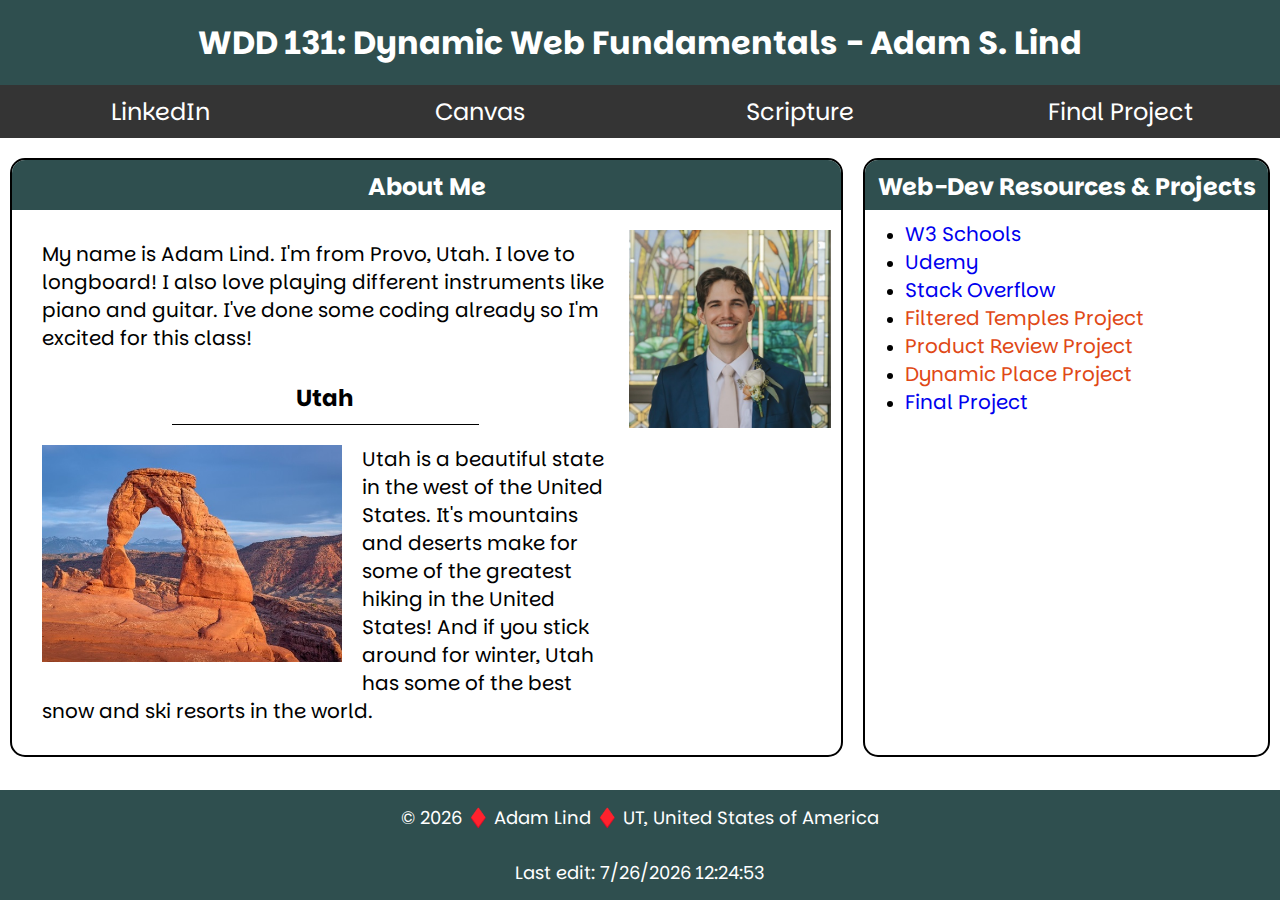
<file: index.html>
<!DOCTYPE html>
<html lang="en-US">
  <head>
    <meta charset="utf-8" />
    <meta name="viewport" content="width=device-width,initial-scale=1.0" />
    <title>WDD 131 - Dynamic Web Fundamentals - Adam Lind</title>
    <meta
      name="description"
      content="Homepage for Adam Lind in the WDD 131 - Dynamic Web Fundamentals class."
    />
    <meta name="author" content="Adam Lind" />

    <link rel="stylesheet" href="styles/base.css" />
    <link rel="preconnect" href="https://fonts.googleapis.com" />
    <link rel="preconnect" href="https://fonts.gstatic.com" crossorigin />
    <link
      href="https://fonts.googleapis.com/css2?family=Parkinsans:wght@325&display=swap"
      rel="stylesheet"
    />

    <script src="scripts/getdates.js" defer></script>
  </head>
  <body>
    <header>
      <div class="header">
        <h1>WDD 131: Dynamic Web Fundamentals - Adam S. Lind</h1>
      </div>
      <nav class="navbar">
        <a
          href="https://www.linkedin.com/in/adam-lind-489474236"
          target="_blank"
          rel="noreferrer"
          >LinkedIn</a
        >
        <a
          href="https://byupw.instructure.com/"
          target="_blank"
          rel="noreferrer"
          >Canvas</a
        >
        <a
          href="https://www.churchofjesuschrist.org/study/scriptures/bofm/1-ne/3?lang=eng&id=p7#p7"
          target="_blank"
          rel="noreferrer"
          >Scripture</a
        >
        <a
          href="/wdd131/W06-Project/index.html"
          target="_blank"
          rel="noreferrer"
          >Final Project</a
        >
      </nav>
    </header>
    <main class="main-wrapper">
      <section class="card">
        <h2>About Me</h2>
        <div class="left-content-wrapper">
          <div>
            <p>
              My name is Adam Lind. I'm from Provo, Utah. I love to longboard! I
              also love playing different instruments like piano and guitar.
              I've done some coding already so I'm excited for this class!
            </p>
            <h2>Utah</h2>
            <img
              src="images/delicate-arch-optimized.jpg"
              alt="Utah Landscape"
            />
            <p>
              Utah is a beautiful state in the west of the United States. It's
              mountains and deserts make for some of the greatest hiking in the
              United States! And if you stick around for winter, Utah has some
              of the best snow and ski resorts in the world.
            </p>
          </div>
          <div class="portrait-wrapper">
            <img src="images/profile.jpg" alt="Adam Lind" width="200" />
          </div>
        </div>
      </section>
      <section class="card">
        <h2>Web-Dev Resources & Projects</h2>
        <ul class="resource-links">
          <li>
            <a
              href="https://www.w3schools.com/"
              target="_blank"
              rel="noreferrer"
              >W3 Schools</a
            >
          </li>
          <li>
            <a href="https://www.udemy.com/" target="_blank" rel="noreferrer"
              >Udemy</a
            >
          </li>
          <li>
            <a
              href="https://stackoverflow.com/"
              target="_blank"
              rel="noreferrer"
              >Stack Overflow</a
            >
          </li>
          <li>
            <a
              class="project-link"
              href="filtered-temples.html"
              target="_blank"
              rel="noreferrer"
              >Filtered Temples Project</a
            >
          </li>
          <li>
            <a
              class="project-link"
              href="form.html"
              target="_blank"
              rel="noreferrer"
              >Product Review Project</a
            >
          </li>
          <li>
            <a
              class="project-link"
              href="place.html"
              target="_blank"
              rel="noreferrer"
              >Dynamic Place Project</a
            >
          </li>
          <li>
            <a
              href="/wdd131/W06-Project/index.html"
              target="_blank"
              rel="noreferrer"
              >Final Project</a
            >
          </li>
        </ul>
      </section>
    </main>
    <footer>
      <p>
        &copy; <span id="currentyear"></span> ♦️ Adam Lind ♦️ UT, United States
        of America
      </p>
      <p id="lastModified"></p>
    </footer>
  </body>
</html>
</file>
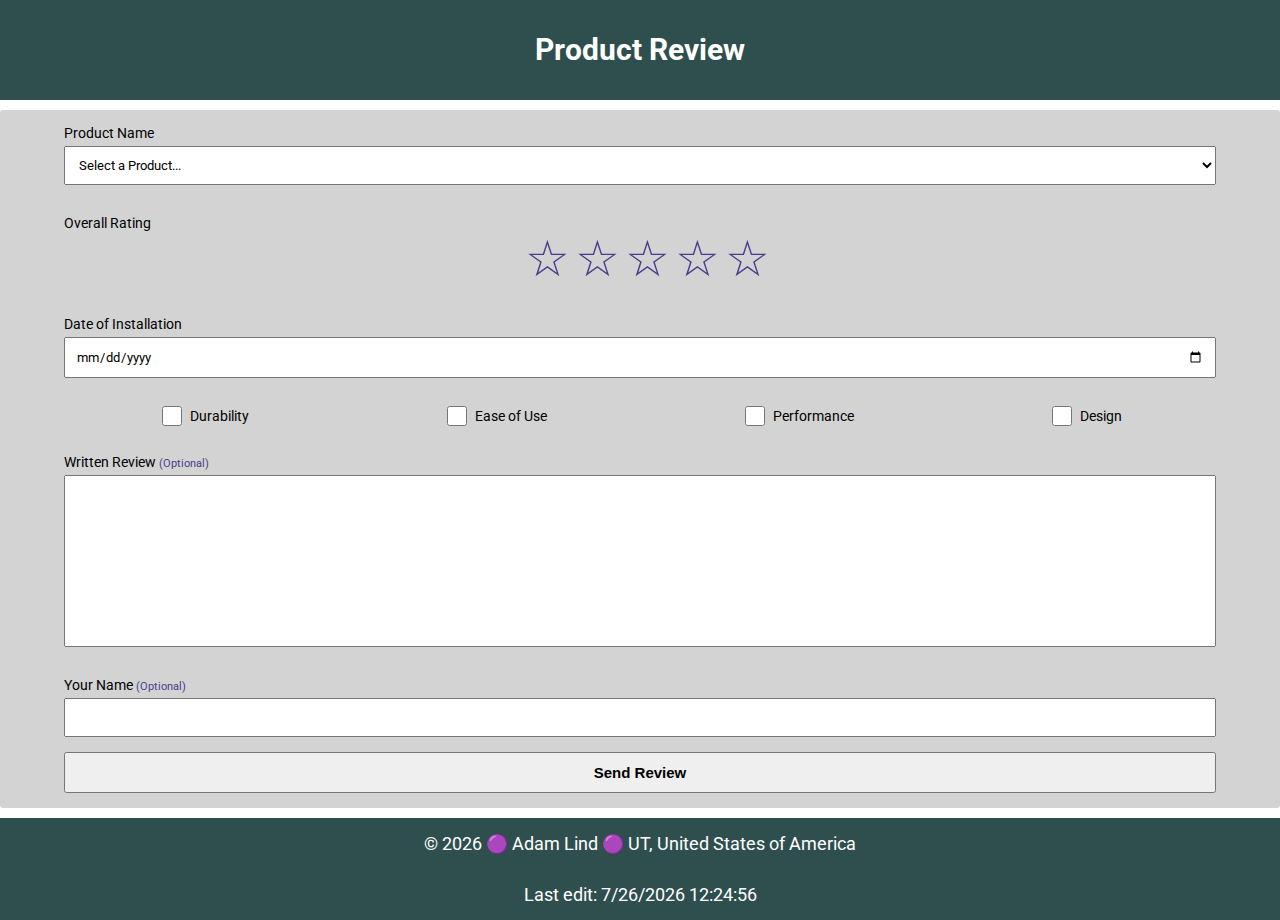
<file: form.html>
<!DOCTYPE html>
<html lang="en">
<head>
    <meta charset="UTF-8">
    <meta name="viewport" content="width=device-width, initial-scale=1.0">
    <title>Product Review</title>
    <meta name="description" content="Responsive product review form for the W05 Assignment: Product Review Form.">
    <meta name="author" content="Adam Lind">

    <link rel="stylesheet" href="styles/form.css">
    <link rel="preconnect" href="https://fonts.googleapis.com">
    <link rel="preconnect" href="https://fonts.gstatic.com" crossorigin>
    <link href="https://fonts.googleapis.com/css2?family=Roboto:wght@500&display=swap" rel="stylesheet">

    <script src="scripts/getdates.js" defer></script>
    <script src="scripts/form.js" defer></script>



</head>
<body>
    <header>
        <h1>Product Review</h1>
    </header>

    <form action="review.html" method="get">

        <div class="containers">
            <label for="select">Product Name</label>
            <select name="Select" id="select" class="bar-inputs" required>
                <option selected value="" disabled>Select a Product...</option>
            </select>
        </div>

        <div class="containers">
            <div>Overall Rating</div>
            <div class="star-rating">
                <input type="radio" name="stars" id="star-a" value="5" required>
                <label for="star-a"></label>
          
                <input type="radio" name="stars" id="star-b" value="4">
                <label for="star-b"></label>
            
                <input type="radio" name="stars" id="star-c" value="3">
                <label for="star-c"></label>
            
                <input type="radio" name="stars" id="star-d" value="2">
                <label for="star-d"></label>
            
                <input type="radio" name="stars" id="star-e" value="1">
                <label for="star-e"></label>
            </div>
        </div>

        <div class="containers">
            <label for="installed-date">Date of Installation</label>
            <input type="date" name="installed-date" id="installed-date"  class="bar-inputs" required>
        </div>

        <div class="checkbox-container">
            <label for="check-1">
                <input type="checkbox" name="useful-features" id="check-1" value="Durability">
                Durability
            </label>
            <label for="check-2">
                <input type="checkbox" name="useful-features" id="check-2" value="Ease of Use">
                Ease of Use
            </label>
            <label for="check-3">
                    <input type="checkbox" name="useful-features" id="check-3" value="Performance">
                    Performance
            </label>
            <label for="check-4">
                <input type="checkbox" name="useful-features" id="check-4" value="Design">
                Design
            </label>
        </div>

        <div class="containers">
            <label for="written-review">Written Review <span class="optional-text">(Optional)</span></label>
            <textarea name="written-review" id="written-review"></textarea>
        </div>
        
        <div class="containers">
            <label for="username">Your Name <span class="optional-text">(Optional)</span></label>
            <input type="text" name="username" id="username" class="bar-inputs">
        </div>


        <input type="submit" value="Send Review">
    </form>


    <footer>
        <p>&copy; <span id="currentyear"></span> 🟣 Adam Lind 🟣 UT, United States of America</p>
        <p id="lastModified"></p>
    </footer>
</body>
</html>
</file>
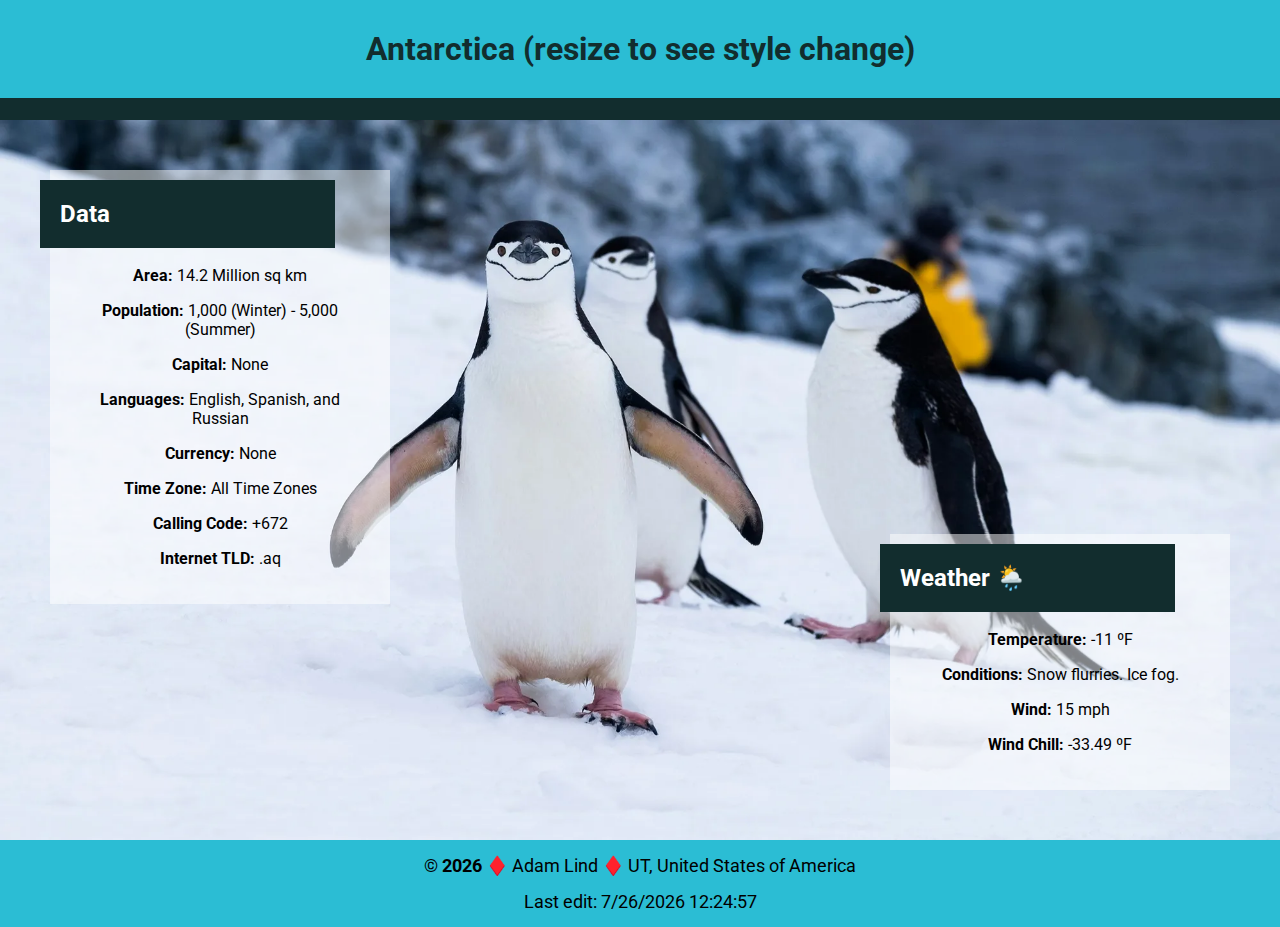
<file: place.html>
<!DOCTYPE html>
<html lang="en">
<head>
    <meta charset="UTF-8">
    <meta name="viewport" content="width=device-width, initial-scale=1.0">
    <title>W03 | Country Page - Antarctica</title>
    <meta name="description" content="Responsive website for the week03 Country Page assignment.">
    <meta name="author" content="Adam Lind">

    <link rel="preconnect" href="https://fonts.googleapis.com">
    <link rel="preconnect" href="https://fonts.gstatic.com" crossorigin>
    <link href="https://fonts.googleapis.com/css2?family=Roboto:wght@500&display=swap" rel="stylesheet">
    
    <script src="scripts/getdates.js" defer></script>
    <script src="scripts/windChill.js" defer></script>

    <link rel="stylesheet" href="styles/place.css">
    <link rel="stylesheet" href="styles/place-large.css">
</head>
<body>
    <header>
        <h1 class="title">Antarctica (resize to see style change)</h1>
    </header>
    <main>
        <picture class="main-img">
            <source srcset="images/penguin-hero.webp" media="(min-width: 600px)">
            <img src="images/penguin.webp" alt="Penguin Pic">
        </picture>
        <div class="tables data">
            <h2>Data</h2>
            <div>
                <p><span>Area: </span>14.2 Million sq km</p>
                <p><span>Population: </span>1,000 (Winter) - 5,000 (Summer)</p>
                <p><span>Capital: </span>None</p>
                <p><span>Languages: </span>English, Spanish, and Russian</p>
                <p><span>Currency: </span>None</p>
                <p><span>Time Zone: </span>All Time Zones</p>
                <p><span>Calling Code: </span>+672</p>
                <p><span>Internet TLD: </span>.aq</p>
            </div>
        </div>
        <div class="divider"></div>
        <div class="tables weather">
            <h2>Weather</h2>
            <img class="weather-icon" src="/images/weather-icon.svg" alt="Sunrise Icon">
            <div>
                <p><span>Temperature: </span>-11 ºF</p>
                <p><span>Conditions: </span>Snow flurries. Ice fog.</p>
                <p><span>Wind: </span>15 mph</p>
                <p><span>Wind Chill: </span><span id="wind-chill">N/A</span></p>
            </div>
        </div>
    </main>
    <footer>
        <p>&copy; <span id="currentyear"></span> ♦️ Adam Lind ♦️ UT, United States of America</p>
        <p id="lastModified"></p>
    </footer>
</body>
</html>
</file>
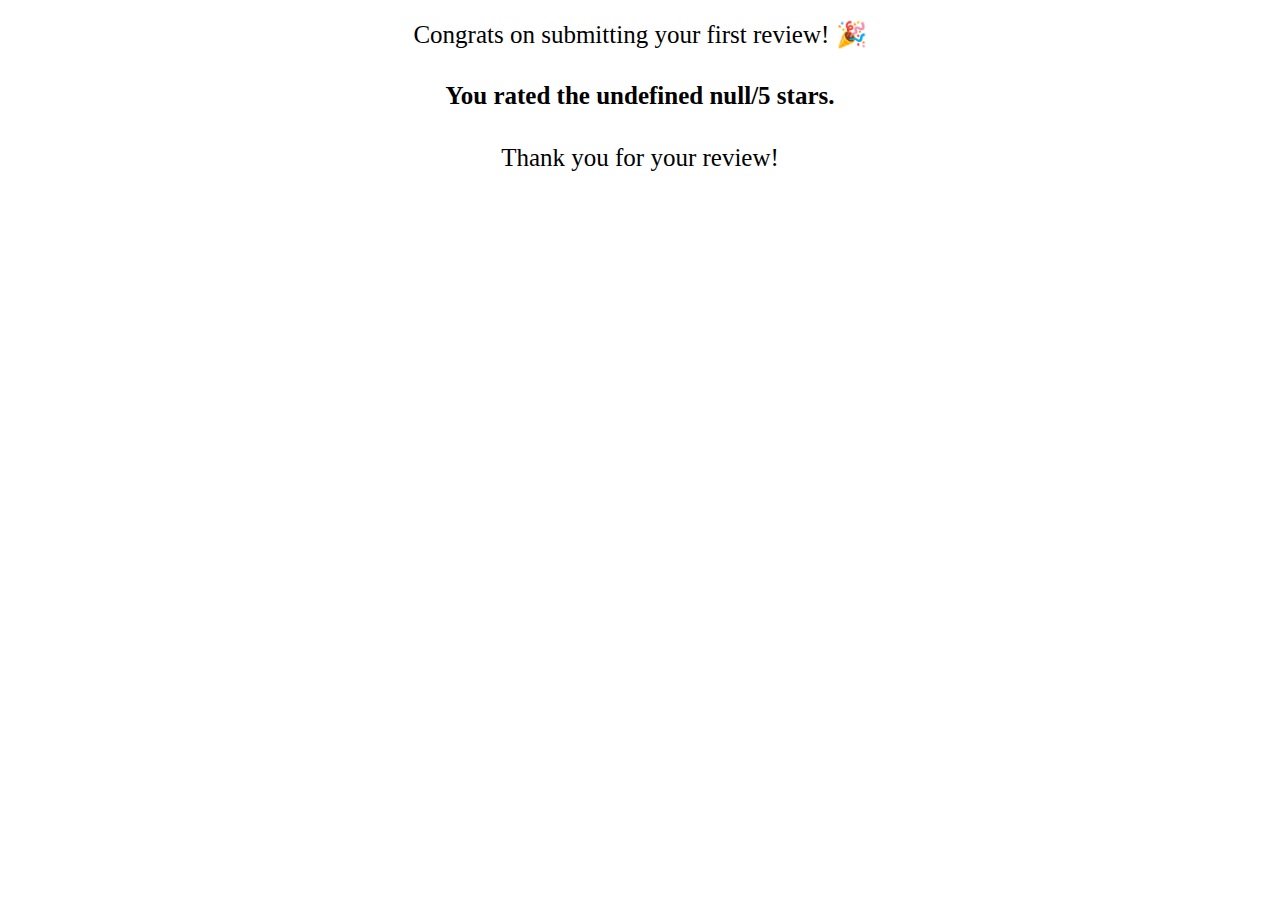
<file: review.html>
<!DOCTYPE html>
<html lang="en">
<head>
    <meta charset="UTF-8">
    <meta name="viewport" content="width=device-width, initial-scale=1.0">
    <title>Reviews Made</title>

    <style> 
        div {
            text-align: center; 
            margin: 20px; 
            font-size: 25px;
        }
    </style>

    <script src="scripts/review.js" defer></script>
    
</head>
<body style="margin: 0;">
    <div id="visit-counter"></div>
    <div id="rating"></div>
    <div id="response"></div>
</body>
</html>
</file>
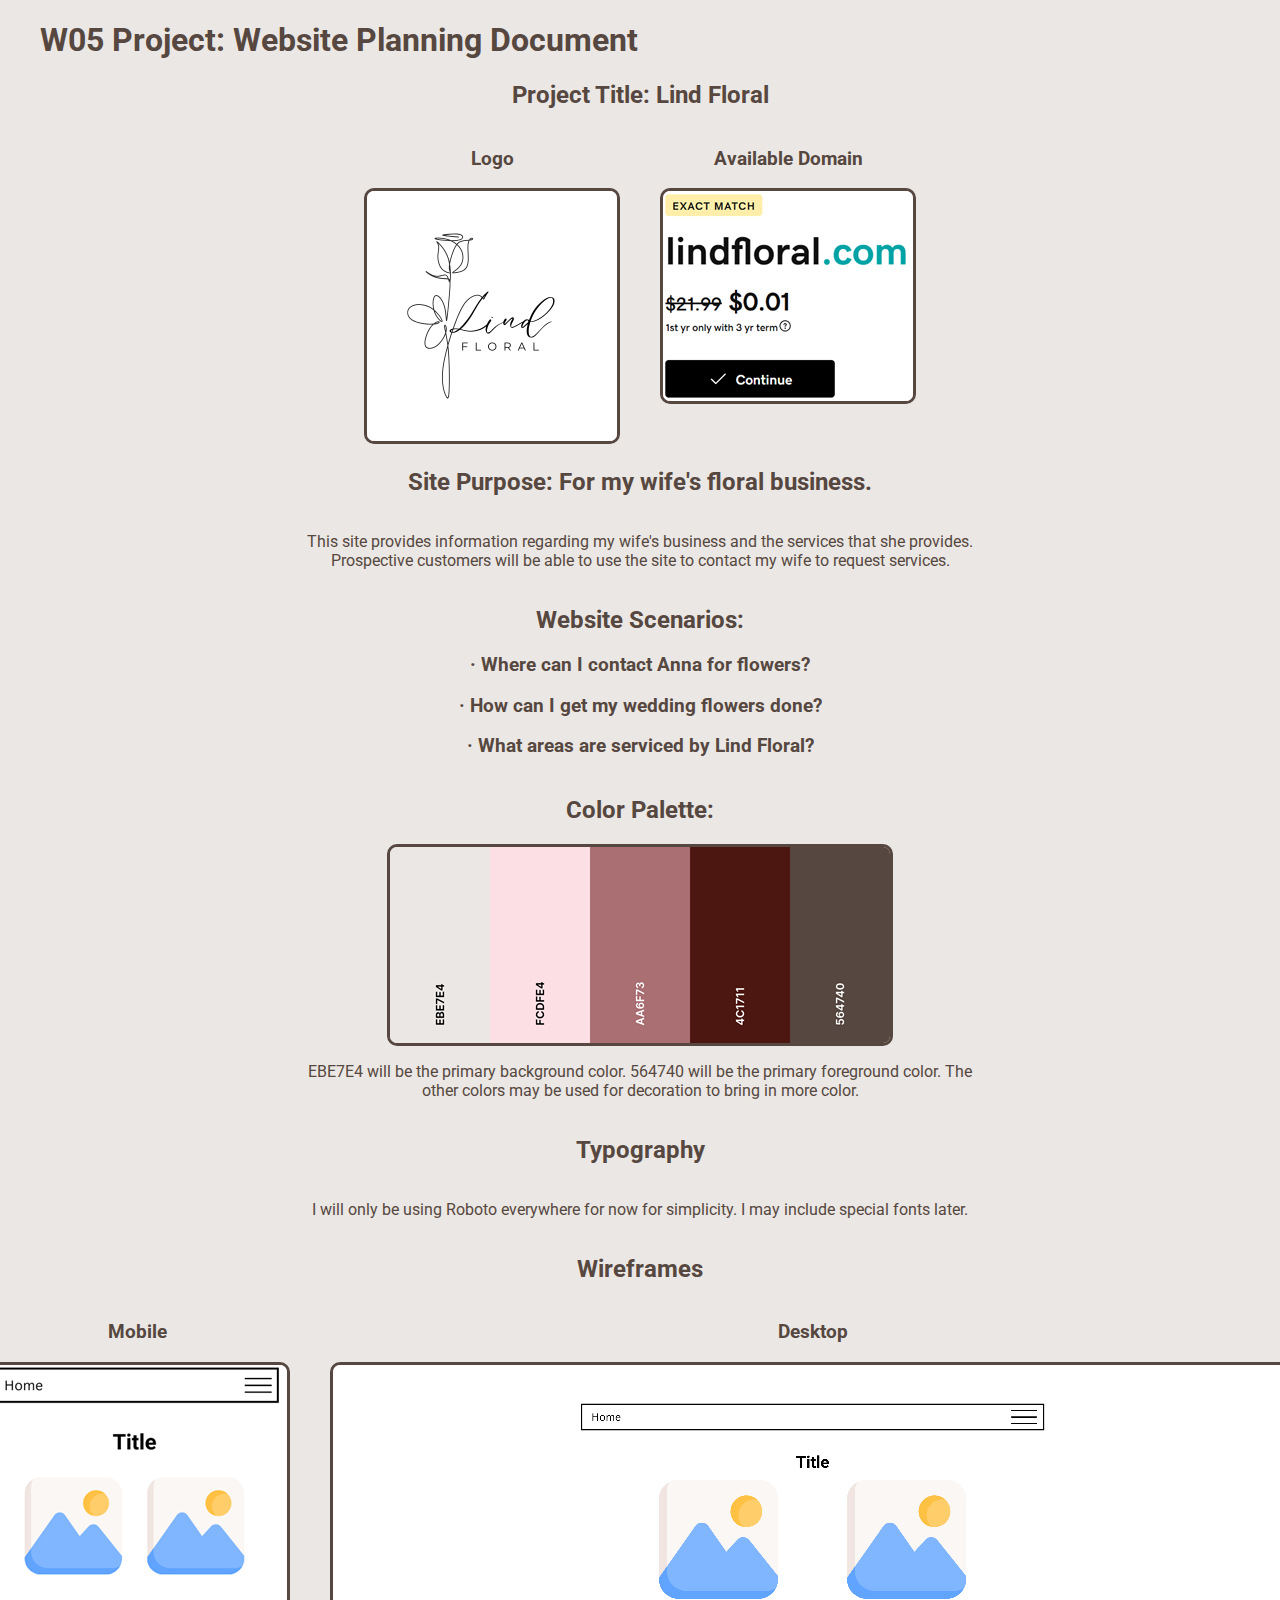
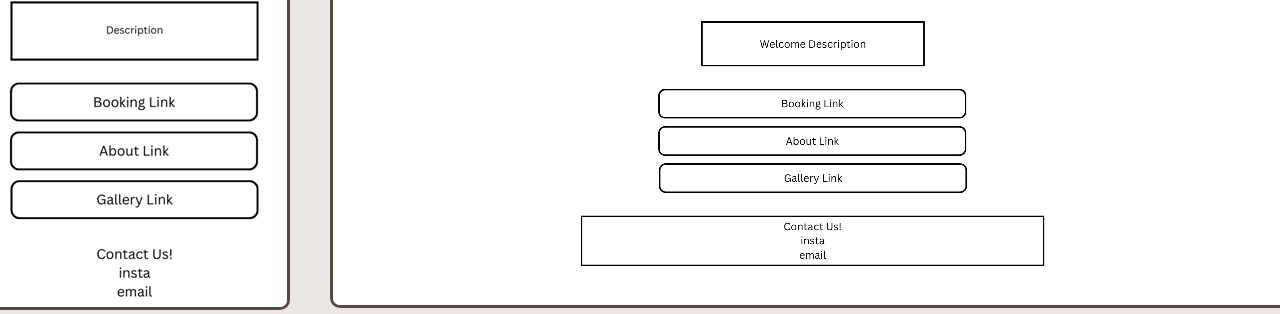
<file: siteplan.html>
<!DOCTYPE html>
<html lang="en">
<head>
    <meta charset="UTF-8">
    <meta name="viewport" content="width=device-width, initial-scale=1.0">
    <title>Lind Floral</title>
    <link rel="stylesheet" href="styles/styles.css">
    <link href="https://fonts.googleapis.com/css2?family=Roboto:wght@400&display=swap" rel="stylesheet">
</head>
<body>
    <h1>W05 Project: Website Planning Document</h1>
    <div>
        <h2>Project Title: Lind Floral</h2>
        <div class="site-name">
            <div>
                <h3>Logo</h3>
                <img src="./project/images/Logo.png" alt="Lind Floral Logo">
            </div>
            <div>
                <h3>Available Domain</h3>
                <img src="./project/images/Domain.png" alt="Lind Floral Logo">
            </div>
        </div>
    </div>
    <div class="site-purpose">
        <h2>Site Purpose: For my wife's floral business.</h2>
        <p>This site provides information regarding my wife's business and the services that she provides. Prospective customers will be able to use the site to contact my wife to request services.</p>
    </div>
    <div class="scenarios">
        <h2>Website Scenarios:</h2>
        <h3>· Where can I contact Anna for flowers?</h3>
        <h3>· How can I get my wedding flowers done?</h3>
        <h3>· What areas are serviced by Lind Floral?</h3>
    </div>
    <div class="color-palette">
        <h2>Color Palette:</h2>
        <img src="./project/images/Lind-Floral-Color-Palette.png" alt="Color Palette">
        <p>EBE7E4 will be the primary background color. 564740 will be the primary foreground color. The other colors may be used for decoration to bring in more color.</p>
    </div>
    <div class="typography">
        <h2>Typography</h2>
        <p>I will only be using Roboto everywhere for now for simplicity. I may include special fonts later.</p>
    </div>
    <div>
        <h2>Wireframes</h2>
        <div class="wireframes">
            <div>
                <h3>Mobile</h3>
                <img src="./project/images/Mobile-Wireframe.png" alt="Lind Floral Logo">
            </div>
            <div>
                <h3>Desktop</h3>
                <img src="./project/images/Desktop-Wireframe.png" alt="Lind Floral Logo">
            </div>
        </div>
    </div>
</body>
</html>
</file>
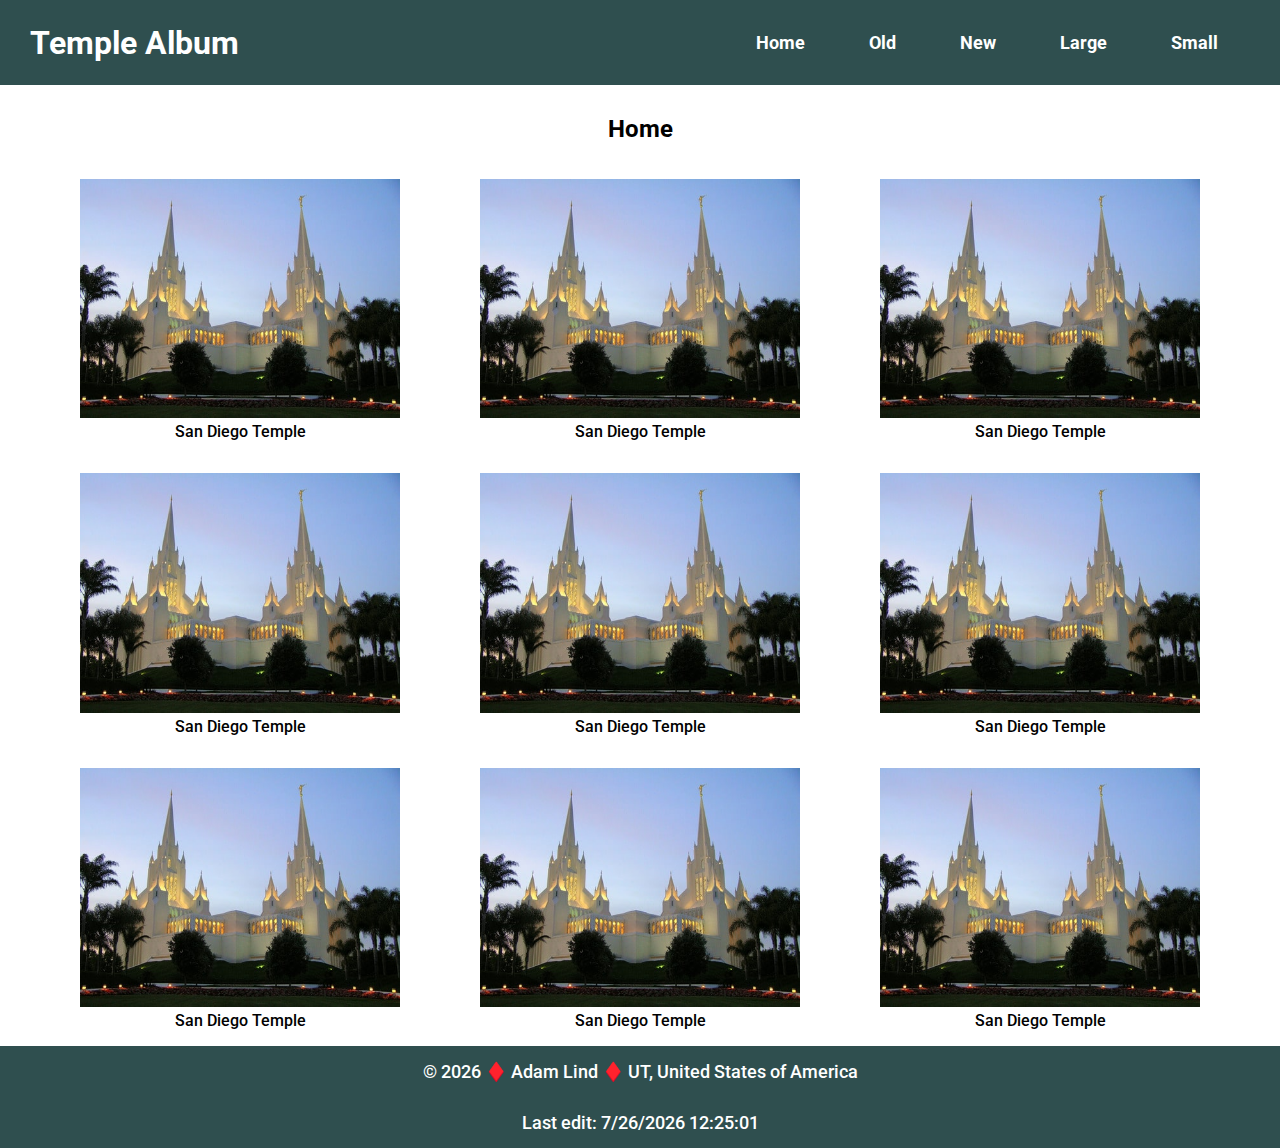
<file: temples.html>
<!DOCTYPE html>
<html lang="en">
<head>
    <meta charset="UTF-8">
    <meta name="viewport" content="width=device-width, initial-scale=1.0">
    <title>W02 | Temple Album</title>
    <meta name="description" content="Responsive photo album for the week02 temples assignment.">
    <meta name="author" content="Adam Lind">

    <link rel="preconnect" href="https://fonts.googleapis.com">
    <link rel="preconnect" href="https://fonts.gstatic.com" crossorigin>
    <link href="https://fonts.googleapis.com/css2?family=Roboto:wght@500&display=swap" rel="stylesheet">
    
    <script src="scripts/getdates.js" defer></script>
    <script src="scripts/temples.js" defer></script>

    <link rel="stylesheet" href="styles/temples.css">
    <link rel="stylesheet" href="styles/temples-large.css">
</head>
<body>
    <header class="normal-head">
        <h1 class="title">Temple Album</h1>
        <nav class="list-wrapper">
            <ul class="navigation">
                <li><a href="">Home</a></li>
                <li><a href="">Old</a></li>
                <li><a href="">New</a></li>
                <li><a href="">Large</a></li>
                <li><a href="">Small</a></li>
            </ul>
        </nav>
        <a id="menu" href="#"></a>
    </header>
    <main>
        <h2>Home</h2>
        <div class="image-container">
            <figure>
                <img src="images/san-diego-temple.jpg" alt="">
                <figcaption>San Diego Temple</figcaption>
            </figure>
            <figure>
                <img src="images/san-diego-temple.jpg" alt="">
                <figcaption>San Diego Temple</figcaption>
            </figure>
            <figure>
                <img src="images/san-diego-temple.jpg" alt="">
                <figcaption>San Diego Temple</figcaption>
            </figure>
            <figure>
                <img src="images/san-diego-temple.jpg" alt="">
                <figcaption>San Diego Temple</figcaption>
            </figure>
            <figure>
                <img src="images/san-diego-temple.jpg" alt="">
                <figcaption>San Diego Temple</figcaption>
            </figure>
            <figure>
                <img src="images/san-diego-temple.jpg" alt="">
                <figcaption>San Diego Temple</figcaption>
            </figure>
            <figure>
                <img src="images/san-diego-temple.jpg" alt="">
                <figcaption>San Diego Temple</figcaption>
            </figure>
            <figure>
                <img src="images/san-diego-temple.jpg" alt="">
                <figcaption>San Diego Temple</figcaption>
            </figure>
            <figure>
                <img src="images/san-diego-temple.jpg" alt="">
                <figcaption>San Diego Temple</figcaption>
            </figure>
        </div>
    </main>
    <footer>
        <p>&copy; <span id="currentyear"></span> ♦️ Adam Lind ♦️ UT, United States of America</p>
        <p id="lastModified"></p>
    </footer>
</body>
</html>
</file>
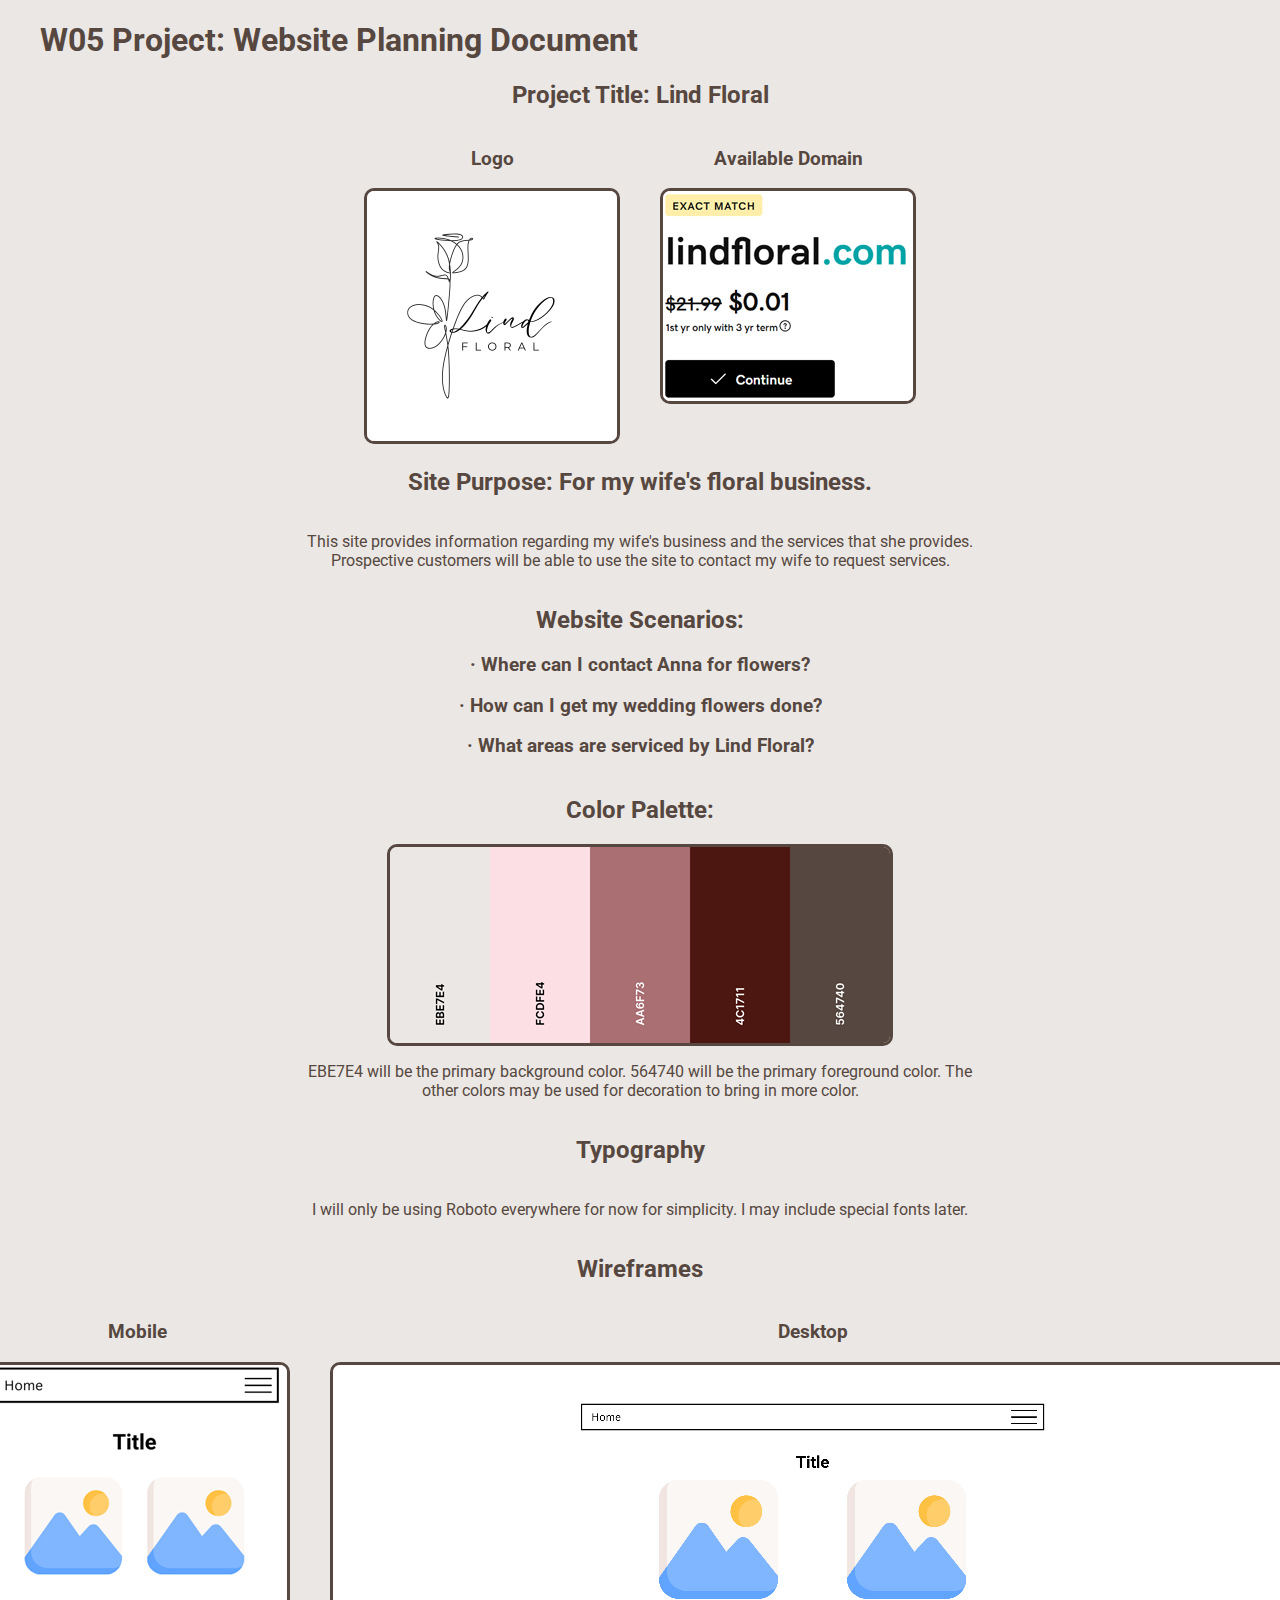
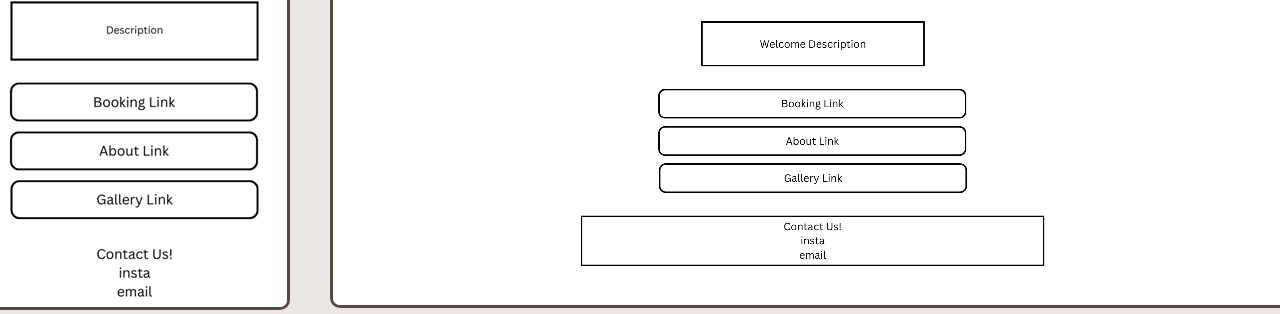
<file: project/siteplan.html>
<!DOCTYPE html>
<html lang="en">
<head>
    <meta charset="UTF-8">
    <meta name="viewport" content="width=device-width, initial-scale=1.0">
    <title>Lind Floral</title>
    <link rel="stylesheet" href="./styles.css">
    <link href="https://fonts.googleapis.com/css2?family=Roboto:wght@400&display=swap" rel="stylesheet">
</head>
<body>
    <h1>W05 Project: Website Planning Document</h1>
    <div>
        <h2>Project Title: Lind Floral</h2>
        <div class="site-name">
            <div>
                <h3>Logo</h3>
                <img src="./images/Logo.png" alt="Lind Floral Logo">
            </div>
            <div>
                <h3>Available Domain</h3>
                <img src="./images/Domain.png" alt="Lind Floral Logo">
            </div>
        </div>
    </div>
    <div class="site-purpose">
        <h2>Site Purpose: For my wife's floral business.</h2>
        <p>This site provides information regarding my wife's business and the services that she provides. Prospective customers will be able to use the site to contact my wife to request services.</p>
    </div>
    <div class="scenarios">
        <h2>Website Scenarios:</h2>
        <h3>· Where can I contact Anna for flowers?</h3>
        <h3>· How can I get my wedding flowers done?</h3>
        <h3>· What areas are serviced by Lind Floral?</h3>
    </div>
    <div class="color-palette">
        <h2>Color Palette:</h2>
        <img src="./images/Lind-Floral-Color-Palette.png" alt="Color Palette">
        <p>EBE7E4 will be the primary background color. 564740 will be the primary foreground color. The other colors may be used for decoration to bring in more color.</p>
    </div>
    <div class="typography">
        <h2>Typography</h2>
        <p>I will only be using Roboto everywhere for now for simplicity. I may include special fonts later.</p>
    </div>
    <div>
        <h2>Wireframes</h2>
        <div class="wireframes">
            <div>
                <h3>Mobile</h3>
                <img src="./images/Mobile-Wireframe.png" alt="Lind Floral Logo">
            </div>
            <div>
                <h3>Desktop</h3>
                <img src="./images/Desktop-Wireframe.png" alt="Lind Floral Logo">
            </div>
        </div>
    </div>
</body>
</html>
</file>
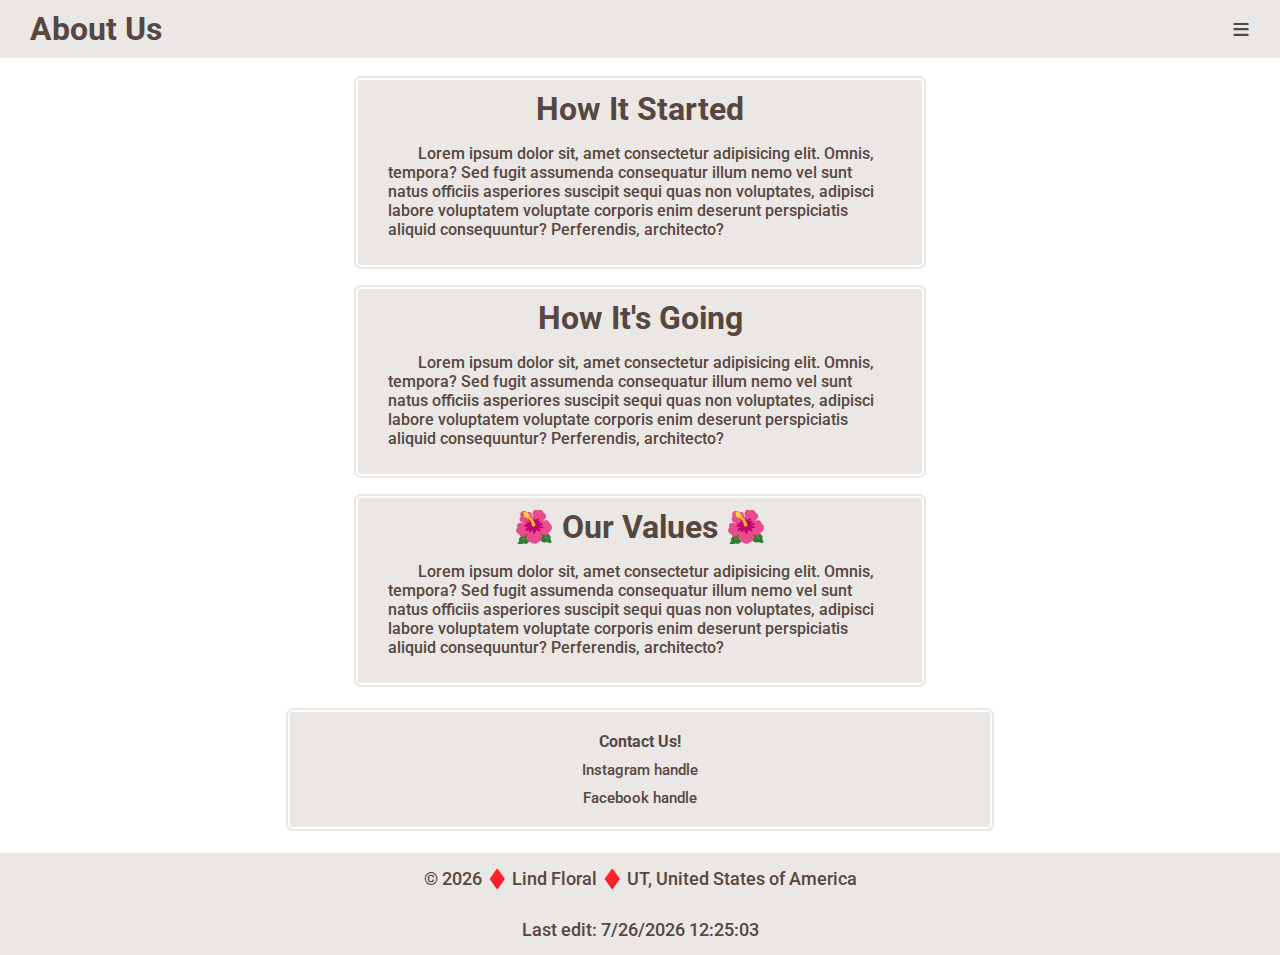
<file: W06-Project/about.html>
<!DOCTYPE html>
<html lang="en-US">
  <head>
    <meta charset="utf-8" />
    <meta name="viewport" content="width=device-width,initial-scale=1.0" />
    <title>Lind Floral - About</title>
    <meta
      name="description"
      content="Final project for Adam Lind in the WDD 131 - Dynamic Web Fundamentals class."
    />
    <meta name="author" content="Adam Lind" />

    <link rel="stylesheet" href="styles/styles.css" />
    <link rel="stylesheet" href="styles/about-styles.css" />
    <link rel="preconnect" href="https://fonts.googleapis.com" />
    <link rel="preconnect" href="https://fonts.gstatic.com" crossorigin />
    <link
      href="https://fonts.googleapis.com/css2?family=Roboto:wght@400&display=swap"
      rel="stylesheet"
    />

    <script src="../scripts/getdates.js" defer></script>
    <script src="scripts/script.js" defer></script>
  </head>
  <body>
    <header class="normal-head">
      <div class="header">
        <h1 class="title">About Us</h1>
      </div>
      <nav class="list-wrapper">
        <ul class="navigation">
          <li>
            <a
              href="index.html"
              rel="noreferrer"
              >Home</a
            >
          </li>
          <li>
            <a
              href="booking.html"
              rel="noreferrer"
              >Booking</a
            >
          </li>
          <li>
            <a
              href="about.html"
              rel="noreferrer"
              >About</a
            >
          </li>
          <li>
            <a
              href="gallery.html"
              rel="noreferrer"
              >Gallery</a
            >
          </li>
        </ul>
      </nav>
      <a id="menu" href="#"></a>
    </header>
    <main class="main-wrapper">
        <div class="about-wrapper">
            <div id="section-wrapper">
                <h1>How It Started</h1>
                <p>Lorem ipsum dolor sit, amet consectetur adipisicing elit. Omnis, tempora? Sed fugit assumenda consequatur illum nemo vel sunt natus officiis asperiores suscipit sequi quas non voluptates, adipisci labore voluptatem voluptate corporis enim deserunt perspiciatis aliquid consequuntur? Perferendis, architecto?</p>
            </div>
            <div id="section-wrapper">
                <h1>How It's Going</h1>
                <p>Lorem ipsum dolor sit, amet consectetur adipisicing elit. Omnis, tempora? Sed fugit assumenda consequatur illum nemo vel sunt natus officiis asperiores suscipit sequi quas non voluptates, adipisci labore voluptatem voluptate corporis enim deserunt perspiciatis aliquid consequuntur? Perferendis, architecto?</p>
            </div>
            <div id="section-wrapper">
                <h1>🌺 Our Values 🌺</h1>
                <p>Lorem ipsum dolor sit, amet consectetur adipisicing elit. Omnis, tempora? Sed fugit assumenda consequatur illum nemo vel sunt natus officiis asperiores suscipit sequi quas non voluptates, adipisci labore voluptatem voluptate corporis enim deserunt perspiciatis aliquid consequuntur? Perferendis, architecto?</p>
            </div>
        </div>
        <div class="contact-section">
            <h2>Contact Us!</h2>
            <a href="">Instagram handle</a>
            <a href="">Facebook handle</a>
        </div>
    </main>
    <footer>
      <p>
        &copy; <span id="currentyear"></span> ♦️ Lind Floral ♦️ UT, United
        States of America
      </p>
      <p id="lastModified"></p>
    </footer>
  </body>
</html>
</file>
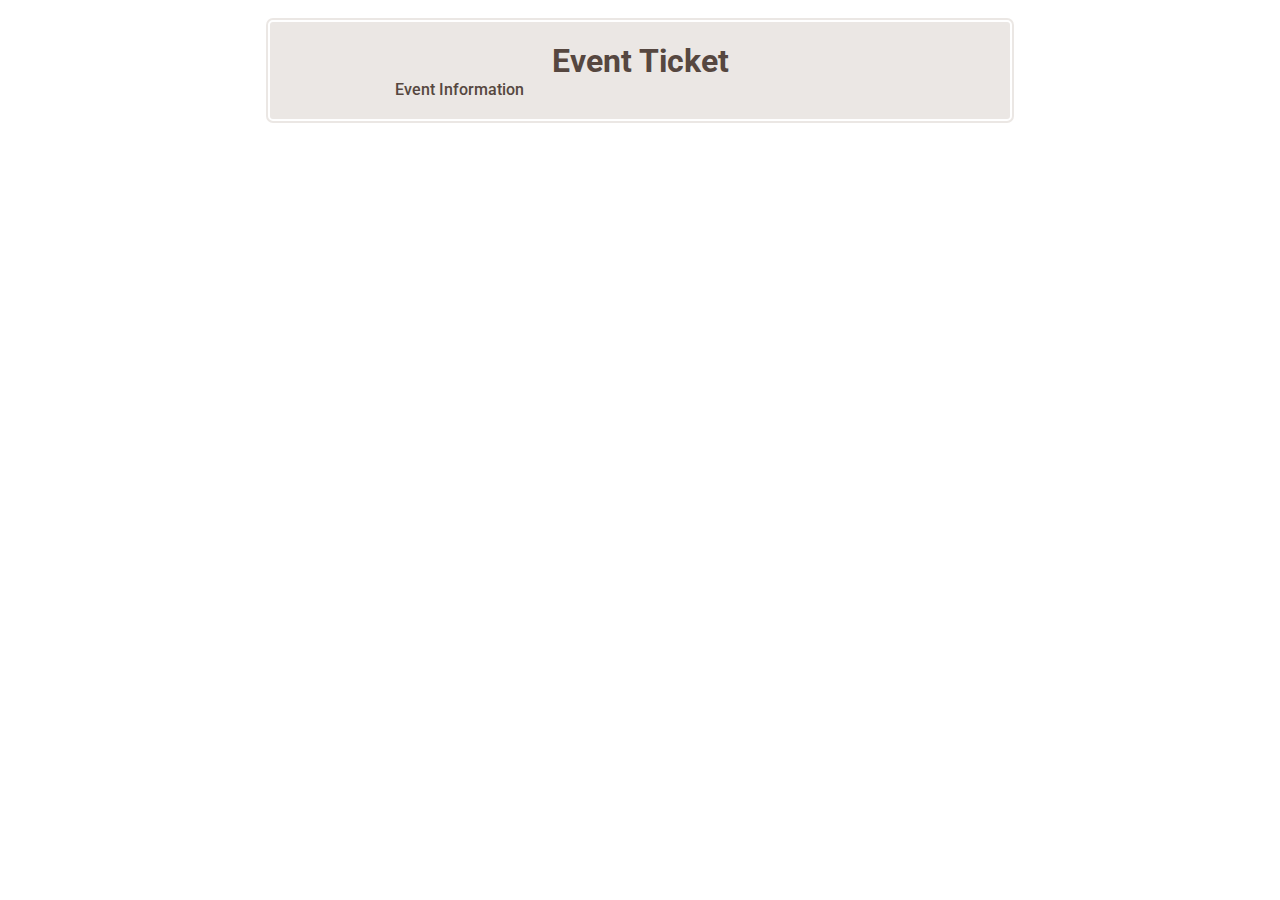
<file: W06-Project/booked.html>
<!DOCTYPE html>
<html lang="en">
<head>
    <meta charset="UTF-8">
    <meta name="viewport" content="width=device-width, initial-scale=1.0">
    <title>Lind Floral - Event Scheduled!</title>

    <link rel="stylesheet" href="styles/styles.css" />
    <link rel="stylesheet" href="styles/booked.css" />
    <link
    href="https://fonts.googleapis.com/css2?family=Roboto:wght@400&display=swap"
    rel="stylesheet"
    />

    <script src="scripts/booked.js" defer></script>
    
</head>
<body style="margin: 0;">
    <div id="visit-counter"></div>
    <div id="ticket">
        <h1>Event Ticket</h1>
        <div id="ticket-message"></div>
        <div id="service-number"></div>
        <div id="info">
            Event Information
        </div>
    </div>
</body>
</html>
</file>
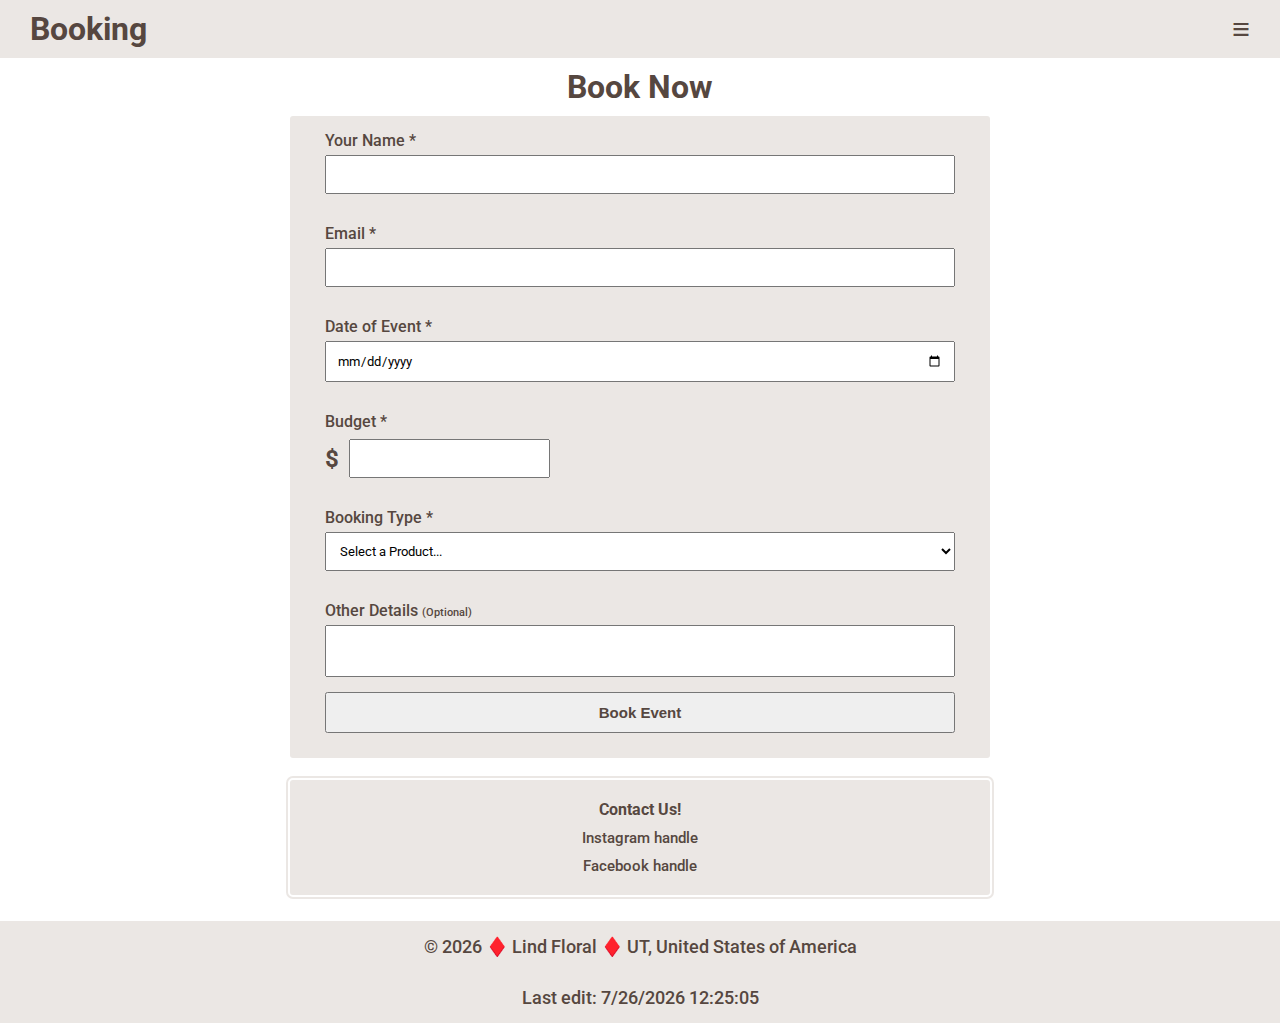
<file: W06-Project/booking.html>
<!DOCTYPE html>
<html lang="en-US">
  <head>
    <meta charset="utf-8" />
    <meta name="viewport" content="width=device-width,initial-scale=1.0" />
    <title>Lind Floral - Booking</title>
    <meta
      name="description"
      content="Final project for Adam Lind in the WDD 131 - Dynamic Web Fundamentals class."
    />
    <meta name="author" content="Adam Lind" />

    <link rel="stylesheet" href="styles/styles.css" />
    <link rel="stylesheet" href="styles/booking-styles.css" />
    <link rel="preconnect" href="https://fonts.googleapis.com" />
    <link rel="preconnect" href="https://fonts.gstatic.com" crossorigin />
    <link
      href="https://fonts.googleapis.com/css2?family=Roboto:wght@400&display=swap"
      rel="stylesheet"
    />

    <script src="../scripts/getdates.js" defer></script>
    <script src="scripts/script.js" defer></script>
    <script src="scripts/booking.js" defer></script>
  </head>
  <body>
    <header class="normal-head">
      <div class="header">
        <h1 class="title">Booking</h1>
      </div>
      <nav class="list-wrapper">
        <ul class="navigation">
          <li>
            <a
              href="index.html"
              rel="noreferrer"
              >Home</a
            >
          </li>
          <li>
            <a
              href="booking.html"
              rel="noreferrer"
              >Booking</a
              >
            </li>
            <li>
              <a
              href="about.html"
              rel="noreferrer"
              >About</a
              >
            </li>
            <li>
              <a
              href="gallery.html"
              rel="noreferrer"
              >Gallery</a
              >
            </li>
          </ul>
      </nav>
      <a id="menu" href="#"></a>
    </header>
    <main class="main-wrapper">
      <h1>Book Now</h1>
      <form action="booked.html" method="get">
        
        <div class="containers">
            <label for="name">Your Name *</label>
            <input type="text" name="name" id="name" class="bar-inputs" required>
        </div>

        <div class="containers">
          <label for="email">Email *</label>
          <input type="email" name="email" id="email" class="bar-inputs" required>
        </div>

        <div class="containers">
            <label for="event-date">Date of Event *</label>
            <input type="date" name="event-date" id="event-date"  class="bar-inputs" required>
        </div>

        <div class="containers">
          <label for="budget">Budget *</label>
          <div class="budget-wrapper">
            <h2>$</h2>
            <input type="number" id="budget" name="budget" class="bar-inputs" min="0" required>
          </div>
        </div>

        <div class="containers">
          <label for="select">Booking Type *</label>
          <select name="Select" id="select" class="bar-inputs" required>
            <option selected value="" disabled>Select a Product...</option>
          </select>
        </div>

        <div class="containers">
            <label for="details">Other Details <span class="optional-text">(Optional)</span></label>
            <textarea name="details" id="details"></textarea>
        </div>
        


        <input type="submit" value="Book Event">
    </form>
      <div class="contact-section">
        <h2>Contact Us!</h2>
        <a href="">Instagram handle</a>
        <a href="">Facebook handle</a>
      </div>
    </main>
    <footer>
      <p>
        &copy; <span id="currentyear"></span> ♦️ Lind Floral ♦️ UT, United
        States of America
      </p>
      <p id="lastModified"></p>
    </footer>
  </body>
</html>
</file>
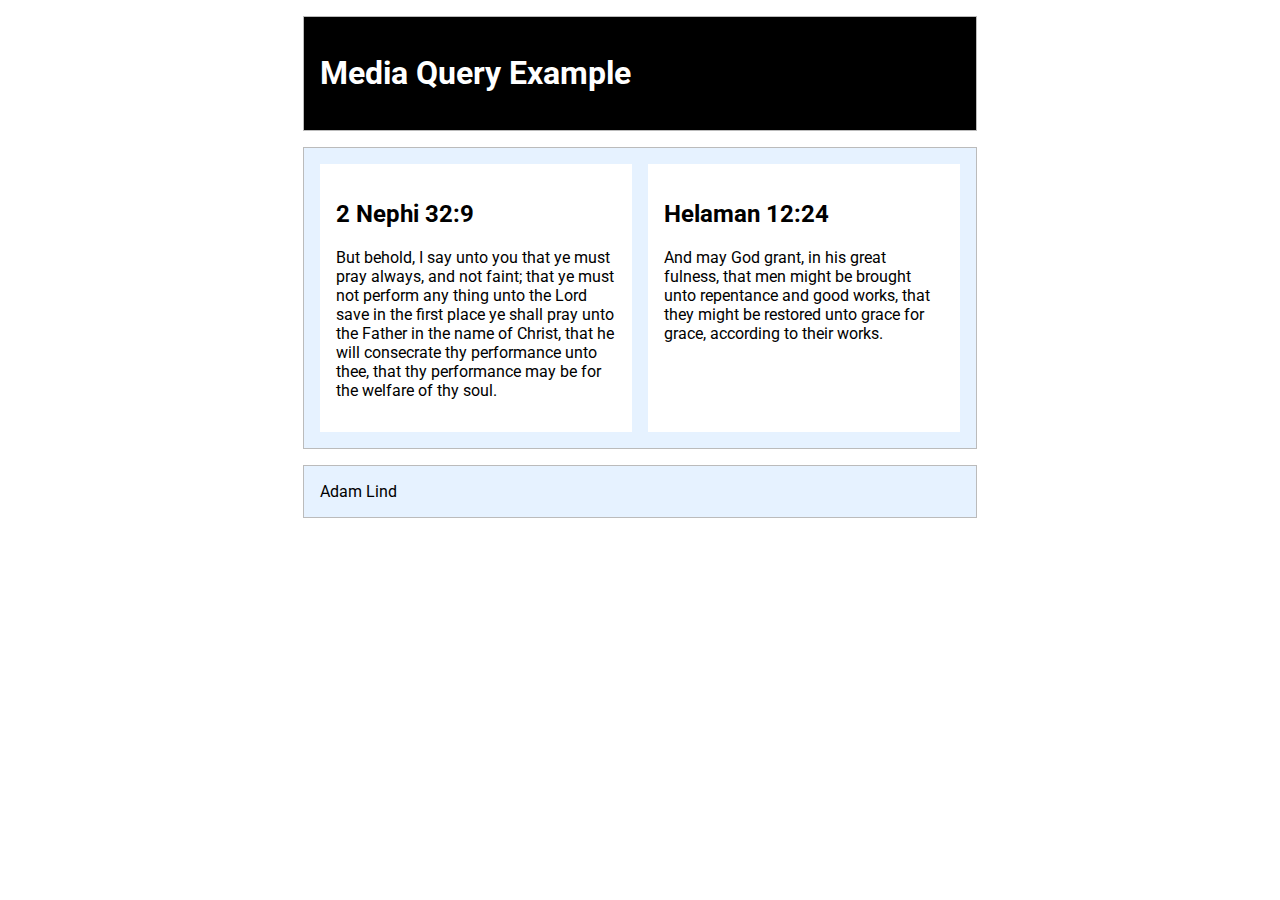
<file: week02/media-query.html>
<!DOCTYPE html>
<html lang="en-US">
    <head>
        <meta charset="utf-8">
        <meta name="viewport" content="width=device-width, initial-scale=1.0">
        <title>WDD 131 - Media Query Example</title>
        <meta name="description" content="Media query learning activity example page. ">
        <meta name="author" content="[Put your full name here]">
        <link rel="preconnect" href="https://fonts.googleapis.com">
        <link rel="preconnect" href="https://fonts.gstatic.com" crossorigin>
        <link href="https://fonts.googleapis.com/css2?family=Roboto&display=swap" rel="stylesheet">
        <link rel="stylesheet" href="styles/media-query.css">
        <link rel="stylesheet" href="styles/media-query-large.css">
    </head>

    <body>
        <header>
            <h1>Media Query Example</h1>

        </header>
        <main>
            <section>
                <h2>2 Nephi 32:9</h2>
                <p>But behold, I say unto you that ye must pray always, and not faint; that ye must not perform any thing unto the Lord save in the first place ye shall pray unto the Father in the name of Christ, that he will consecrate thy performance unto thee, that thy performance may be for the welfare of thy soul.</p>
            </section>
            <section>
                <h2>Helaman 12:24</h2>
                <p>And may God grant, in his great fulness, that men might be brought unto repentance and good works, that they might be restored unto grace for grace, according to their works.</p>
            </section>
        </main>
        <footer>
            Adam Lind
        </footer>
    </body>
</html>
</file>
<file: styles/base.css>
h1 {
    margin: 0;
}

h2 {
    margin: 0;
}

p {
    margin: 0;
}

a {
    text-decoration: none;
    font-size: 20px;
}

ul {
    margin: 0;
}
  

body {
    margin: 0px;
    font-family: "Parkinsans", serif;
    display: flex;
    flex-direction: column;
}

.header {
    text-align: center;
    background-color: darkslategray;
    padding: 20px;
    color: white;
}

.navbar {
    display: flex;
    justify-content: space-around;
    align-items: center;
}

.navbar a {
    box-shadow: inset 0 0 0 0 #54b3d6;
    color: white;
    background-color: #343434;
    width: 100%;
    text-align: center;
    font-size: 24px;
    padding: 10px 0;
    transition: color .3s ease-in-out, box-shadow .3s ease-in-out;
}

.navbar a:hover {
    box-shadow: inset 500px 0 0 0 #54b3d6;
    color: black;
}

.main-wrapper {
    align-self: center;
    width: 100%;
    max-width: 1480px;
    min-width: 1140px;
    display: grid;
    grid-template-columns: 2fr 1fr;
    margin: 10px;
}

.card {
    margin: 10px;
    border: 2px solid black;
    border-radius: 15px;
    overflow: hidden;
    display: grid;
    grid-template-rows: 50px 1fr;
}

.card h2 {
    color: white;
    background-color: darkslategray;
    padding: 10px;
    text-align: center;
}

.left-content-wrapper {
    padding: 10px;
    display: grid;
    grid-template-columns: 3fr 1fr;
}

.portrait-wrapper {
    display: flex;
    align-items: flex-start;
    justify-content: center;
}

.portrait-wrapper img {
    padding-top: 10px;
    width: 100%;
}

main {
    justify-content: center;
}

main img {
    float: left;
    width: 300px;
    padding: 20px;
}

.left-content-wrapper h2 {
    text-align: center;
    border-bottom: 1px solid;
    margin: 0 150px 0 150px;
    font-size: 23px;
    color: black;
    background-color: white;
}

main p { 
    padding: 20px;
    font-size: 20px;
}

.resource-links {
    margin-top: 10px;
}

.resource-links a {
    grid-row: 2;
    display: flex;
    flex-direction: column;
    justify-content: center;
    text-align: left;
    height: 100%;
    width: 100%;
    font-size: 20px;
    box-shadow: inset 0 0 0 0 #54b3d6;
    transition: color .3s ease-in-out, box-shadow .3s ease-in-out;
}

.resource-links a:hover {
    box-shadow: inset 500px 0 0 0 rgb(157, 229, 255);
    color: black;
}

.project-link {
    color: rgb(224, 72, 22);
}


footer {
    position: fixed;
    bottom: 0;
    left: 0;
    right: 0;
    text-align: center;
    background-color: darkslategray;
}

footer p {
    color: white;
    font-size: 18px;
    padding: 15px;
}
</file>
<file: styles/form.css>
:root {
    --primary-color: darkslategray;
    --secondary-color: white;
    --accent-color: darkslateblue;
}

header {
    background-color: var(--primary-color);
    color: var(--secondary-color);
    text-align: center;
    font-size: 15px;
    height: 100px;
    line-height: 100px;
}

header h1 {
    margin: 0;
}

body {
    margin: 0;
    font-family: Roboto;
    font-size: 14px;
}

form {
    display: flex;
    flex-direction: column;
    justify-content: center;
    align-items: center;
    margin: 10px 0px;
    background-color: lightgray;
    border-radius: 3px;
}

label {
    /* font-weight: bold; */
    text-align: left;
}


.containers {
    display: flex;
    flex-direction: column;
    justify-content: flex-start;
    width: 90%;
    margin: 15px 0px;
    gap: 5px;

}

textarea {
    height: 150px;
    padding: 10px;
    font-family: roboto;
    font-weight: normal;
    resize: none;
}

.bar-inputs {
    padding: 10px;
    font-family: roboto;
}

.checkbox-container {
    display: flex;
    flex-direction: column;
    align-items: flex-start;
    width: 90%;
    gap: 5px;
    
}

.checkbox-container label {
    display: flex;    
    align-items: center;
    gap: 5px;
}

input[type="checkbox"] {
    height: 20px;
    width: 20px;
    accent-color: var(--accent-color);
}

@media (min-width: 500px) {
    .checkbox-container {
        flex-direction: row;
        justify-content: space-around;
        margin: 10px;
    }
}


/* use reverse flexbox to take advantage of flex-direction: reverse */
.star-rating {
    display: flex;
    align-items: center;
    width: 230px;
    flex-direction: row-reverse;
    justify-content: space-between;
    margin: 10px auto;
    position: relative;
}
/* hide the inputs */
.star-rating input {
    display: none;
}
/* set properties of all labels */
.star-rating > label {
    width: 30px;
    height: 30px;
    font-family: Arial;
    font-size: 50px;
    transition: all 0.2s ease-out;
    color: var(--accent-color);
}
/* give label a hover state */
.star-rating label:hover {
  color:hsl(257, 66.50%, 64.90%);
  transition: 0.1s ease;
  transform:scale(1.3);
}
.star-rating label:active::before {
  transform:scale(1.2);
}

/* set shape of unselected label */
.star-rating label::before {
  content: '\2606';
  position: absolute;
  top: 0px;
  line-height: 26px;
}
/* set full star shape for checked label and those that come after it */
.star-rating input:checked ~ label:before {
  content:'\2605';
}

@-moz-document url-prefix() {
  .star-rating input:checked ~ label:before {
  font-size: 36px;
  line-height: 21px;
  }
}  

.optional-text {
    font-size: 11px;
    color: var(--accent-color);
}

input[type="submit"] {
    margin-bottom: 15px;
    padding: 10px;
    width: 90%;
    font-weight: bold;
    font-size: 15px
}

footer {
    text-align: center;
    background-color: var(--primary-color);
}

footer p {
    color: var(--secondary-color);
    font-size: 18px;
    padding: 15px;
    margin: 0;
}
</file>
<file: styles/place.css>
:root {
    --primary-color: #2bbdd4;
    --secondary-color: #122d2e;
}

body {
    margin: 0;
    font-family: roboto;
}

h1 {
    margin: 0;
}

header {
    display: flex;
    align-items: flex-start;
    justify-content: center;
    text-align: center;
    color: var(--secondary-color);
    background-color: var(--secondary-color);
    height: 120px;
}

header h1 {
    padding: 30px;
    width: 100%;
    background-color: var(--primary-color);
}

main {
    display: flex;
    flex-direction: column;
    justify-content: center;
    align-items: center;
    text-align: center;
}

.main-img {
    padding-bottom: 3px;
    background-color: var(--secondary-color);
    width: 100%;
}

.main-img img {
    width: 100%;
}

.tables {
    width: 100%
}

.data h2 {
    padding-bottom: 20px;
}

span {
    font-weight: bold;
}

.divider {
    width: 100%;
    height: 1px;
    background-color: lightgray;
}

.weather-icon {
    width: 80px;
}

#wind-chill {
    font-weight: normal;
}

footer {
    text-align: center;
    background-color: var(--primary-color);
}

footer p {
    color: black;
    font-size: 18px;
    padding: 15px;
    margin: 0;
}

#lastModified {
    padding-top: 0px;
}
</file>
<file: styles/place-large.css>
@media (min-width: 815px) {
    main {
        position: relative;
    }

    h2 {
        margin: 0;
    }

    .data {
        position: absolute;
        top: 50px;
        left: 50px;
        width: 300px;
        padding: 20px;
        padding-top: 80px;
        background-color: rgba(255,255,255,.5);
    }

    .data h2 {
        position: absolute;
        left: -10px;
        top: 10px;
        width: 75%;
        color: white;
        background-color: var(--secondary-color);
        text-align: left;
        margin: auto;
        padding: 20px;        
    }

    .weather {
        position: absolute;
        bottom: 50px;
        right: 50px;
        width: 300px;
        padding: 20px;
        padding-top: 80px;
        background-color: rgba(255,255,255,.5);
    }

    .weather h2 {
        position: absolute;
        left: -10px;
        top: 10px;
        width: 75%;
        color: white;
        background-color: var(--secondary-color);
        text-align: left;
        margin: auto;
        padding: 20px; 
    }

    .main-img {
        padding: 0;
        display: block;
    }

    .main-img img {
        display: block;
    }

    .divider {
        display: none;
    }

    .weather h2::after {
        content: "   🌦️"
    }

    .weather img {
        display: none;
    }
}
</file>
<file: styles/styles.css>
:root {
    --primary: #EBE7E4;
    --secondary: #564740;
}

body {
    max-width: 1200px;
    margin: 0 auto;
    background-color: var(--primary);
    color: var(--secondary);
    font-family: Roboto;
}

h2 {
    text-align: center;
}

p {
    max-width: 700px;
    text-align: center;
}

.site-name {
    display: flex;
    justify-content: center;
    gap: 40px;
    text-align: center;
}

.site-name img {
    border: solid 3px var(--secondary);
    border-radius: 10px;
}

.site-purpose {
    display: flex;
    flex-direction: column;
    align-items: center;
}

.scenarios {
    text-align: center;
}

.color-palette {
    display: flex;
    flex-direction: column;
    align-items: center;
}

.color-palette img {
    width: 500px;
    border: solid 3px var(--secondary);
    border-radius: 10px;
}

.typography {
    display: flex;
    flex-direction: column;
    align-items: center;
}

.wireframes {
    display: flex;
    justify-content: center;
    gap: 40px;
    text-align: center;
}

.wireframes img {
    border: solid 3px var(--secondary);
    border-radius: 10px;
}
</file>
<file: styles/temples.css>
:root {
    --primary-color: darkslategray;
    --secondary-color: white;
}

body {
    margin: 0;
    font-family: Roboto;
    font-weight: 500;
}

a {
    text-decoration: none;
    color: white;
    font-size: 1.5rem;
}

ul {
    padding: 0;
}

h1 {
    margin: 0;
}

header {
    background-color: var(--primary-color);
    display: flex;
    justify-content: space-between;
    align-items: center;
    color: white;
    padding: 10px 30px;
    margin: 0 0 10px 0;
}

.title {
    width: 100%;
}

.head-rearrange {
    padding: 0;
}

#menu {
	display: block;
	font-size: 2rem;
	font-weight:700;
	text-decoration: none;
	background-color: var(--primary-color);
	color: white;
}

#menu::before {
	content: "≡";
}

.list-wrapper {
    display: none;
}

.list-wrapper.show {
    display: inline;
}

nav {
	background-color: var(--primary-color);
    width: 100%;
}
.navigation {
	list-style: none;
	margin: 0 auto;
    width: 100%;
	max-width: 760px;
}

.navigation li {
	display: none;
}
.navigation a {
	display: block;
	padding: 2rem;
	text-align: center;
	text-decoration: none;
	color: white;
	font-weight: 700;
	transition: 0.5s;
	font-size: clamp(1rem, 2vmin, 1.5rem);
}

.navigation a:hover, .navigation a:active {
    color: black;
    background-color: white;
}

.show li {
	display: block;
    position: relative;
    width: 100%;
}

.disappear {
    display: none;
}

#menu.show::before {
	content: "X";
    position: absolute;
    top: 0;
    right: 10px;
    padding: 10px;
}

main {
    align-self: center;
    display: flex;
    flex-direction: column;
    align-items: center;
    justify-content: center;
    max-width: 1200px;
    margin: 0 auto;
}

.image-container {
    display: flex;
    flex-direction: column;
    align-items: center;
    justify-content: center;
    text-align: center;
    width: 100%;
}

img {
    width: 100%;
    max-width: 380px;
}

footer {
    text-align: center;
    background-color: var(--primary-color);
}

footer p {
    color: var(--secondary-color);
    font-size: 18px;
    padding: 15px;
    margin: 0;
}
</file>
<file: styles/temples-large.css>
@media screen and (min-width: 700px) {
    .image-container {
        width: 100%;
        display: grid;
        grid-template-columns: repeat( auto-fit, minmax(350px, 1fr) );
    }

    nav {
        display: inline;
        width: auto;
    }

    header {
        padding: 0 30px;
    }

    .disappear {
        display: inline;
    }

    .list-wrapper {
        display: inline;
    }

    .navigation {
        display: flex;
        justify-content: space-between;
        align-items: center;
    }

    .navigation li {
        display: block; /* change state in small view */
        flex: 1 1 100%;
    }

    .navigation a {
        text-align: center;
    }

    #menu {
		display: none;
	}
}
</file>
<file: project/styles.css>
:root {
    --primary: #EBE7E4;
    --secondary: #564740;
}

body {
    max-width: 1200px;
    margin: 0 auto;
    background-color: var(--primary);
    color: var(--secondary);
    font-family: Roboto;
}

h2 {
    text-align: center;
}

p {
    max-width: 700px;
    text-align: center;
}

.site-name {
    display: flex;
    justify-content: center;
    gap: 40px;
    text-align: center;
}

.site-name img {
    border: solid 3px var(--secondary);
    border-radius: 10px;
}

.site-purpose {
    display: flex;
    flex-direction: column;
    align-items: center;
}

.scenarios {
    text-align: center;
}

.color-palette {
    display: flex;
    flex-direction: column;
    align-items: center;
}

.color-palette img {
    width: 500px;
    border: solid 3px var(--secondary);
    border-radius: 10px;
}

.typography {
    display: flex;
    flex-direction: column;
    align-items: center;
}

.wireframes {
    display: flex;
    justify-content: center;
    gap: 40px;
    text-align: center;
}

.wireframes img {
    border: solid 3px var(--secondary);
    border-radius: 10px;
}
</file>
<file: W06-Project/styles/styles.css>
:root {
    --primary-color: #EBE7E4;
    --secondary-color: #564740;
    --accent-color: #FCDFE4;
}

body {
    position: relative;
    margin: 0;
    font-family: Roboto;
    font-weight: 500;
    color: var(--secondary-color);
}

a {
    text-decoration: none;
    color: var(--secondary-color);
    font-size: 1.5rem;
}

ul {
    padding: 0;
}

h1 {
    margin: 0;
}

header {
    background-color: var(--primary-color);
    position: relative;
    display: flex;
    justify-content: space-between;
    align-items: center;
    color: var(--secondary-color);
    padding: 10px 30px;
    margin: 0 0 10px 0;
    min-width: 300px;
}

main {
    display: flex;
    flex-direction: column;
    align-items: center;
    justify-content: center;
    max-width: 1200px;
    margin: 0 auto;
    padding-bottom: 128px;
}

#menu {
	font-size: 2rem;
	font-weight:700;
	text-decoration: none;
	background-color: var(--primary-color);
	color: var(--secondary-color);
}

#menu::before {
	content: "≡";
}

.list-wrapper {
    background-color: var(--accent-color);
    position: absolute;
    top: 0;
    right: 0;
    margin-top: 58.5px;
    height: 0px;
    width: 100%;
    max-width: 380px;
    transition: height .6s;
    overflow: hidden;
}

.list-wrapper.show {
    height: 208px;
}

.navigation {
	list-style: none;
	margin: 0 auto;
    width: 100%;
	max-width: 760px;
}

.navigation li {
	display: none;
}
.navigation a {
	display: block;
	padding: 1rem;
	text-align: center;
	text-decoration: none;
	color: var(--secondary-color);
	font-weight: 600;
	transition: 0.5s;
	font-size: clamp(1rem, 2vmin, 1.5rem);
}

.navigation a:hover, .navigation a:active {
    color: white;
    background-color: var(--secondary-color);
}

.show li {
	display: block;
}

#menu.show::before {
	content: "X";
    position: absolute;
    top: 10px;
    right: 30px;
}

.home-images {
    display: flex;
    flex-direction: column;
}


img {
    box-shadow: 0px 0px 15px;
    margin: 20px 0px;
}

.description-wrapper {
    justify-self: center;
    justify-items: center;
    width: 80%;
    min-width: 275px;
}

.description {
    text-indent: 40px;
    margin: 20px 0;
    padding: 20px;
    max-width: 664px;
    background-color: var(--primary-color);
    color: var(--secondary-color);
    border-radius: 5px;
    border: 2px solid white;
    box-shadow: 0px 0px 0px 2px var(--primary-color);
    text-align: left;
}

.bottom-links {
    list-style: none;
    width: 100%;
    display: flex;
    flex-direction: column;
    gap: 10px;
}

.bottom-links li {
    background-color: var(--primary-color);
    width: 80%;
    max-width: 700px;
    min-width: 275px;
    border: 2px solid white;
    box-shadow: 0px 0px 0px 2px var(--primary-color);
    border-radius: 5px;
    text-align: center;
    align-self: center;
    transition: all .5s;
}


.bottom-links a:hover {
    color: var(--primary-color);
    background-color: var(--secondary-color);
    cursor: pointer;
}

.bottom-links a {
	display: block;
	padding: 1rem;
	text-align: center;
	text-decoration: none;
	color: var(--secondary-color);
	font-weight: 600;
	transition: 0.5s;
	font-size: clamp(1rem, 2vmin, 1.5rem);
}

.contact-section {
    text-align: center;
    padding: 20px 0;
    width: 80%;
    max-width: 700px;
    min-width: 275px;
    border-radius: 5px;
    color: var(--secondary-color);
    background-color: var(--primary-color);
    display: flex;
    flex-direction: column;
    gap: 10px;
    margin-bottom: 20px;
    border: 2px solid white;
    box-shadow: 0px 0px 0px 2px var(--primary-color);
}

.contact-section h2, h3 {
    margin: 0;
    font-size: 1rem;
}

.contact-section a {
    font-size: 15px;
    margin: 0;
}

footer {
    position: absolute;
    bottom: 0;
    width: 100%;
    min-width: 275px;
    margin-top: 20px;
    text-align: center;
    background-color: var(--primary-color);
}

footer p {
    color: var(--secondary-color);
    font-size: 18px;
    padding: 15px;
    margin: 0;
}

@media screen and (min-width: 485px) {
    main {
        padding-bottom: 106px;
    }
}
@media screen and (min-width: 700px) {
    .home-images {
        flex-direction: row;
        gap: 30px;
    }
}
</file>
<file: W06-Project/styles/about-styles.css>
.about-wrapper {
    display: flex;
    flex-direction: column;
    align-items: center;

}

#section-wrapper {
    margin: 10px 0;
    padding: 10px 0;
    width: 80%;
    max-width: 700px;
    min-width: 275px;
    background-color: var(--primary-color);
    border: 2px solid white;
    box-shadow: 0px 0px 0px 2px var(--primary-color);
    border-radius: 5px;
}

#section-wrapper h1 {
    text-align: center;
    color: var(--secondary-color);
    padding: 0 20px;
}

#section-wrapper p {
    text-indent: 30px;
    padding: 0 30px;
    color: var(--secondary-color);
}

.contact-section {
    margin-top: 15px;
}
</file>
<file: W06-Project/styles/booked.css>
body {
    font-family: roboto;
}

#visit-counter {
    text-align: center;
    margin-top: 20px;
    font-weight: bold;
    font-size: 1.5rem;
}

#ticket {
    width: 60%;
    padding: 20px;
    max-width: 700px;
    margin: 20px;
    justify-self: center;
    text-align: center;
    background-color: var(--primary-color);
    border-radius: 5px;
    border: 2px solid white;
    box-shadow: 0px 0px 0px 2px var(--primary-color);
}

#ticket p {
    justify-self: center;
    width: 80%
}

#info {
    justify-items: center;
}

#info p {
    justify-self: left;
}

#service-number {
    text-align: center;
}

#info {
    justify-self: center;
    width: 70%;
    text-align: left;
}
</file>
<file: W06-Project/styles/booking-styles.css>
h2 {
    margin: 0;
}

form {
    display: flex;
    flex-direction: column;
    justify-content: center;
    align-items: center;
    margin: 10px 0px;
    width: 80%;
    max-width: 700px;
    margin-bottom: 20px;
    background-color: var(--primary-color);
    border-radius: 3px;
}

label {
    /* font-weight: bold; */
    text-align: left;
}


.containers {
    display: flex;
    flex-direction: column;
    justify-content: flex-start;
    width: 90%;
    margin: 15px 0px;
    gap: 5px;

}

textarea {
    padding: 10px;
    font-family: roboto;
    resize: none;
}

.bar-inputs {
    padding: 10px;
    font-family: roboto;
}

.budget-wrapper {
    display: flex;
    gap: 10px;
    margin-top: 3px;
    align-items: center;
}

input[type="checkbox"] {
    height: 20px;
    width: 20px;
    accent-color: var(--accent-color);
}

.optional-text {
    font-size: 11px;
    color: var(--secondary-color);
}

.req-text {
    color: red;
}

input[type="submit"] {
    margin-bottom: 25px;
    padding: 10px;
    width: 90%;
    font-weight: bold;
    font-size: 15px;
    color: var(--secondary-color);
    cursor: pointer;
}
</file>
<file: week02/styles/media-query.css>
body {
    font-family: 'Roboto', sans-serif;
}

header, main, footer {
    max-width: 640px;
    margin: 1rem auto;
    border: 1px solid #bbb;
    padding: 1rem;
    background-color: #e6f2ff;
}    
 
main {
    display: grid;
    grid-template-columns: 1fr;
    grid-gap: 1rem;
}    
 
section {
    padding: 1rem;
    background-color: #fff;
}
</file>
<file: week02/styles/media-query-large.css>
@media screen and (min-width: 500px) {
    header {
        background-color: black;
        color: white;
    }
    
    main {
        grid-template-columns: 1fr 1fr;
    }
}
</file>
